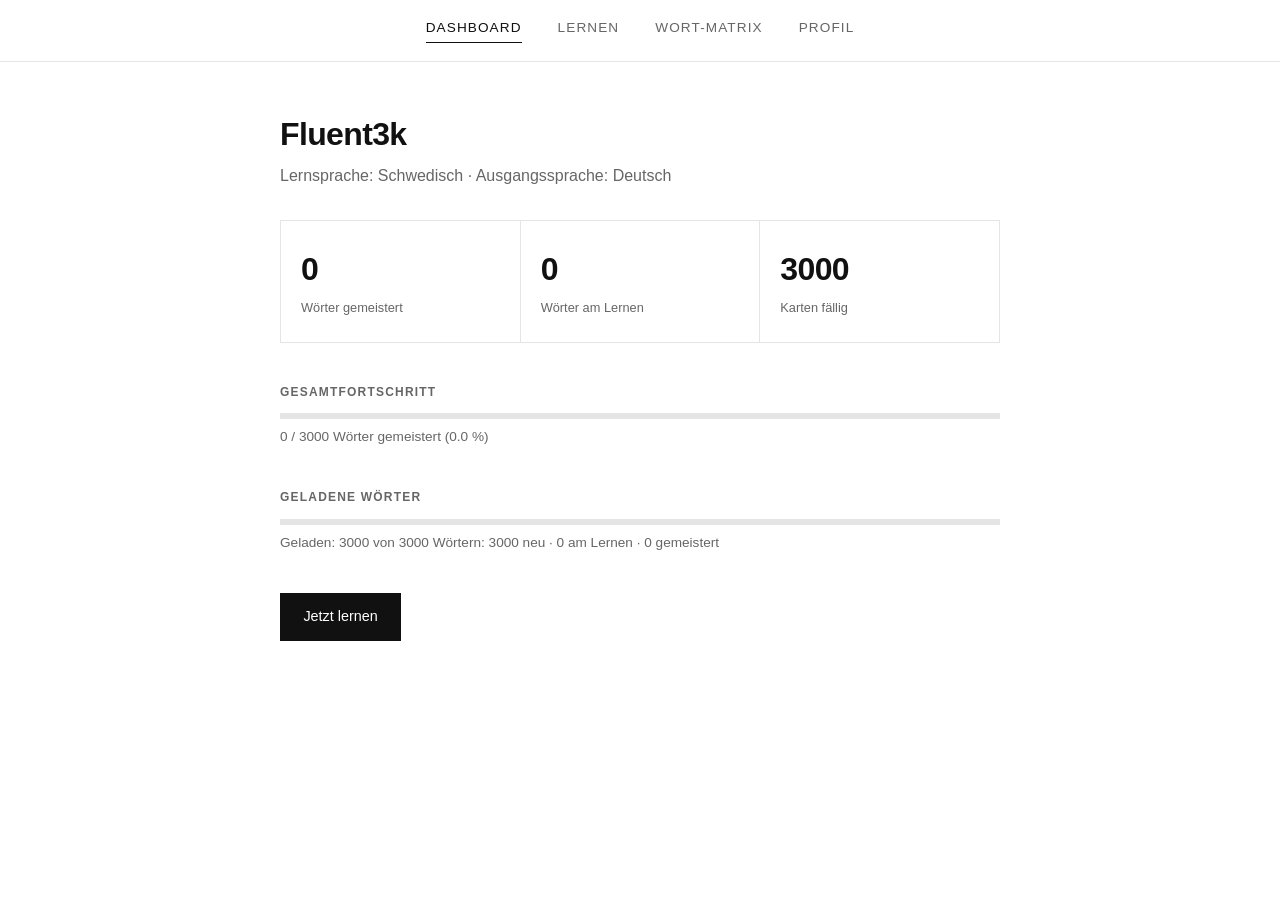
<file: index.html>
<!DOCTYPE html>
<html lang="de">
<head>
  <meta charset="UTF-8">
  <meta name="viewport" content="width=device-width, initial-scale=1">
  <title>Fluent3k</title>
  <link rel="stylesheet" href="style.css">
</head>
<body>

  <header class="site-header">
    <nav class="nav" aria-label="Hauptnavigation">
      <a href="#dashboard" data-page="dashboard">Dashboard</a>
      <a href="#learn" data-page="learn">Lernen</a>
      <a href="#library" data-page="library">Wort-Matrix</a>
      <a href="#settings" data-page="settings">Profil</a>
    </nav>
  </header>

  <main>

    <!-- Dashboard -->
    <section class="page" id="page-dashboard" hidden>
      <h1>Fluent3k</h1>
      <p class="muted" id="dash-lang"></p>

      <div class="stat-grid">
        <div class="stat">
          <span class="stat-value" id="stat-mastered">0</span>
          <span class="stat-label">Wörter gemeistert</span>
        </div>
        <div class="stat">
          <span class="stat-value" id="stat-learning">0</span>
          <span class="stat-label">Wörter am Lernen</span>
        </div>
        <div class="stat">
          <span class="stat-value" id="stat-due">0</span>
          <span class="stat-label">Karten fällig</span>
        </div>
      </div>

      <h2>Gesamtfortschritt</h2>
      <div class="bar"><div class="bar-fill" id="bar-total"></div></div>
      <p class="muted small" id="bar-total-label"></p>

      <h2>Geladene Wörter</h2>
      <div class="bar"><div class="bar-fill" id="bar-sample"></div></div>
      <p class="muted small" id="bar-sample-label"></p>

      <div class="actions">
        <button class="btn btn-primary" type="button" data-go="learn">Jetzt lernen</button>
      </div>
    </section>

    <!-- Lernen -->
    <section class="page" id="page-learn" hidden>
      <h1>Lernen</h1>
      <p class="muted" id="learn-meta"></p>

      <div class="modes" id="modes" role="group" aria-label="Übung wählen">
        <button type="button" class="mode" data-mode="cards">
          <strong>Karteikarten</strong><span>Erinnern und selbst bewerten</span>
        </button>
        <button type="button" class="mode" data-mode="type">
          <strong>Eintippen</strong><span>Übersetzung aus dem Kopf schreiben</span>
        </button>
        <button type="button" class="mode" data-mode="cloze">
          <strong>Lückentext</strong><span>Fehlendes Wort im Satz ergänzen</span>
        </button>
        <button type="button" class="mode" data-mode="choice">
          <strong>Auswahl</strong><span>Richtige Übersetzung wählen</span>
        </button>
        <button type="button" class="mode" data-mode="listen">
          <strong>Hören</strong><span>Gehörtes Wort aufschreiben</span>
        </button>
        <button type="button" class="mode" data-mode="translate">
          <strong>Satz übersetzen</strong><span>Ganzen Satz in die Lernsprache schreiben</span>
        </button>
      </div>
      <p class="muted small" id="mode-desc"></p>

      <div id="learn-area">

        <!-- Übung 1: Karteikarten -->
        <div id="ex-cards">
          <div class="card" id="card" tabindex="0" role="button" aria-label="Karte umdrehen" aria-pressed="false">
            <div class="card-inner">
              <div class="card-face card-front">
                <span class="tag">Vorderseite</span>
                <div class="card-word" id="card-word"></div>
                <p class="card-example" id="card-example"></p>
                <span class="hint">Klicken zum Umdrehen</span>
              </div>
              <div class="card-face card-back">
                <span class="tag">Rückseite</span>
                <div class="card-word" id="card-trans"></div>
                <p class="card-example" id="card-ctx"></p>
                <p class="card-pron" id="card-pron"></p>
              </div>
            </div>
          </div>

          <div class="card-tools">
            <button class="btn btn-small" type="button" id="btn-speak">Anhören</button>
            <span class="muted small">Leertaste: umdrehen · Tasten 1–5: bewerten</span>
          </div>

          <div class="rate" id="rate">
            <button class="btn" type="button" data-rate="again" disabled>Nochmal</button>
            <button class="btn" type="button" data-rate="hard" disabled>Schwer</button>
            <button class="btn" type="button" data-rate="good" disabled>Gut</button>
            <button class="btn" type="button" data-rate="easy" disabled>Einfach</button>
            <button class="btn" type="button" data-rate="known" disabled>Kann ich</button>
          </div>
        </div>

        <!-- Übung 4: Auswahl -->
        <div id="ex-choice" hidden>
          <div class="prompt-box">
            <span class="tag">Auswahl</span>
            <div class="prompt-main" id="c-word"></div>
            <p class="prompt-sub" id="c-example"></p>
            <p class="card-pron" id="c-pron"></p>
          </div>
          <div class="options" id="c-options"></div>
          <div class="feedback" id="c-feedback" hidden>
            <p class="feedback-title" id="c-result"></p>
            <p class="muted" id="c-full"></p>
            <p style="margin-top:0.75rem"><button class="btn btn-primary btn-small" type="button" id="c-next">Weiter</button></p>
          </div>
          <div class="card-tools"><button class="btn btn-small" type="button" id="c-speak">Anhören</button></div>
        </div>

        <!-- Vorstellung neuer Wörter (für Eintippen und Lückentext) -->
        <div id="ex-intro" hidden>
          <div class="prompt-box">
            <span class="tag">Neues Wort</span>
            <div class="prompt-main" id="i-word"></div>
            <p class="prompt-sub" id="i-trans"></p>
            <p class="prompt-sub" id="i-example"></p>
            <p class="card-pron" id="i-pron"></p>
          </div>
          <div class="card-tools">
            <button class="btn btn-small" type="button" id="i-speak">Anhören</button>
            <button class="btn btn-primary" type="button" id="i-ok">Verstanden – abfragen</button>
          </div>
        </div>

        <!-- Übung 2 und 3: Eintippen und Lückentext -->
        <div id="ex-write" hidden>
          <div class="prompt-box">
            <span class="tag" id="w-tag"></span>
            <div class="prompt-main" id="w-main"></div>
            <p class="prompt-sub" id="w-sub"></p>
            <p class="prompt-sub small" id="w-hint"></p>
          </div>

          <form id="w-form" autocomplete="off">
            <div class="answer-row">
              <input type="text" id="w-input" placeholder="Antwort eintippen …" aria-label="Antwort"
                     autocapitalize="off" autocorrect="off" spellcheck="false">
              <button class="btn btn-primary" type="submit" id="w-submit">Prüfen</button>
            </div>
          </form>

          <div class="feedback" id="w-feedback" hidden>
            <p class="feedback-title" id="w-result"></p>
            <p id="w-answer"></p>
            <p class="muted small" id="w-note"></p>
            <p class="muted" id="w-full"></p>
            <p id="w-override-row" style="margin-top:0.75rem" hidden><button class="btn btn-small" type="button" id="w-override">Meine Übersetzung stimmt auch</button></p>
          </div>

          <div class="card-tools">
            <button class="btn btn-small" type="button" id="w-giveup">Weiß ich nicht</button>
            <button class="btn btn-small" type="button" id="w-speak" disabled>Anhören</button>
          </div>
        </div>

      </div>
    </section>

    <!-- Wort-Matrix -->
    <section class="page" id="page-library" hidden>
      <h1>Wort-Matrix</h1>
      <p class="muted">Alle Kernwörter der gewählten Sprache.</p>

      <div class="toolbar">
        <input type="search" id="lib-search" placeholder="Suchen …" aria-label="Wörter suchen" autocomplete="off">
        <div class="filters" id="lib-filters">
          <button type="button" data-filter="all" class="active">Alle</button>
          <button type="button" data-filter="new">Neu</button>
          <button type="button" data-filter="learning">Am Lernen</button>
          <button type="button" data-filter="mastered">Gemeistert</button>
        </div>
      </div>

      <div class="table-wrap">
        <table>
          <thead>
            <tr>
              <th id="lib-th-word">Wort</th>
              <th id="lib-th-trans">Übersetzung</th>
              <th>Status</th>
              <th>Fällig</th>
            </tr>
          </thead>
          <tbody id="lib-body"></tbody>
        </table>
      </div>
      <p class="muted small" id="lib-count"></p>
    </section>

    <!-- Profil / Einstellungen -->
    <section class="page" id="page-settings" hidden>
      <h1>Profil</h1>
      <p class="muted small save-status" id="save-status" aria-live="polite"></p>

      <h2>Sprachen</h2>
      <div class="setting">
        <label for="set-native">Ausgangssprache (Muttersprache)</label>
        <select id="set-native"></select>
      </div>
      <div class="setting">
        <label for="set-lang">Lernsprache</label>
        <select id="set-lang"></select>
      </div>
      <p class="error" id="set-error" role="alert" hidden>Ausgangssprache und Lernsprache müssen sich unterscheiden.</p>

      <h2>Audio</h2>
      <div class="setting">
        <label for="set-audio">Audio aktivieren</label>
        <input type="checkbox" id="set-audio">
      </div>
      <div class="setting">
        <label for="set-autoplay">Automatisch abspielen</label>
        <input type="checkbox" id="set-autoplay">
      </div>
      <div class="setting">
        <label for="set-rate">Sprechtempo <span id="set-rate-val"></span></label>
        <input type="range" id="set-rate" min="0.5" max="1.5" step="0.1">
      </div>

      <div class="actions">
        <button class="btn btn-primary" type="button" id="btn-save" disabled>Speichern</button>
      </div>

      <h2>Zurücksetzen</h2>
      <div class="setting">
        <label>Gesamten Lernfortschritt löschen</label>
        <button class="btn btn-small" type="button" id="btn-reset">Zurücksetzen</button>
      </div>
    </section>

  </main>

  <script src="script.js"></script>
</body>
</html>
</file>
<file: style.css>
:root {
  --bg: #ffffff;
  --bg-soft: #f9f9f9;
  --text: #111111;
  --muted: #666666;
  --line: #e5e5e5;
  --font: -apple-system, BlinkMacSystemFont, "Segoe UI", Roboto, sans-serif;
}

* { box-sizing: border-box; margin: 0; padding: 0; }
[hidden] { display: none !important; }

html { -webkit-text-size-adjust: 100%; }

body {
  font-family: var(--font);
  background: var(--bg);
  color: var(--text);
  line-height: 1.5;
  min-height: 100vh;
}

/* Navigation */
.site-header {
  position: sticky;
  top: 0;
  z-index: 10;
  background: var(--bg);
  border-bottom: 1px solid var(--line);
}

.nav {
  display: flex;
  justify-content: center;
  flex-wrap: wrap;
  gap: 2.25rem;
  padding: 1.15rem 1rem;
}

.nav a {
  color: var(--muted);
  text-decoration: none;
  font-size: 0.85rem;
  letter-spacing: 0.08em;
  text-transform: uppercase;
  padding-bottom: 3px;
  border-bottom: 1px solid transparent;
  transition: color 0.15s, border-color 0.15s;
}
.nav a:hover { color: var(--text); }
.nav a.active { color: var(--text); border-bottom-color: var(--text); }

/* Layout */
main {
  max-width: 760px;
  margin: 0 auto;
  padding: 3rem 1.25rem 5rem;
}

h1 {
  font-size: 2rem;
  font-weight: 600;
  letter-spacing: -0.02em;
  margin-bottom: 0.35rem;
}

h2 {
  font-size: 0.75rem;
  font-weight: 600;
  letter-spacing: 0.1em;
  text-transform: uppercase;
  color: var(--muted);
  margin: 2.5rem 0 0.8rem;
}

.muted { color: var(--muted); }
.small { font-size: 0.85rem; }
.actions { margin-top: 2.5rem; }

/* Buttons */
.btn {
  font: inherit;
  font-size: 0.9rem;
  padding: 0.75rem 1.4rem;
  background: var(--bg);
  color: var(--text);
  border: 1px solid var(--text);
  cursor: pointer;
  transition: background 0.15s, color 0.15s;
}
.btn:hover:not(:disabled) { background: var(--text); color: var(--bg); }
.btn:disabled { opacity: 0.3; cursor: not-allowed; }
.btn:focus-visible { outline: 2px solid var(--text); outline-offset: 3px; }
.btn-primary { background: var(--text); color: var(--bg); }
.btn-primary:hover:not(:disabled) { background: var(--bg); color: var(--text); }
.btn-small { padding: 0.45rem 0.9rem; font-size: 0.8rem; }

/* Dashboard */
.stat-grid {
  display: grid;
  grid-template-columns: repeat(3, 1fr);
  gap: 1px;
  background: var(--line);
  border: 1px solid var(--line);
  margin-top: 2rem;
}
.stat {
  background: var(--bg);
  padding: 1.5rem 1.25rem;
  display: flex;
  flex-direction: column;
  gap: 0.35rem;
}
.stat-value { font-size: 2rem; font-weight: 600; letter-spacing: -0.02em; }
.stat-label { font-size: 0.8rem; color: var(--muted); }

.bar { height: 6px; background: var(--line); }
.bar-fill { height: 100%; width: 0; background: var(--text); transition: width 0.4s ease; }
.bar + p { margin-top: 0.5rem; }

/* Flashcard */
.card {
  perspective: 1200px;
  height: 320px;
  margin-top: 1.75rem;
  cursor: pointer;
  outline: none;
}
.card:focus-visible .card-inner { outline: 2px solid var(--text); outline-offset: 4px; }

.card-inner {
  position: relative;
  width: 100%;
  height: 100%;
  transition: transform 0.5s;
  transform-style: preserve-3d;
}
.card.flipped .card-inner { transform: rotateY(180deg); }
.card.no-anim .card-inner { transition: none; }

.card-face {
  position: absolute;
  inset: 0;
  display: flex;
  flex-direction: column;
  align-items: center;
  justify-content: center;
  gap: 0.75rem;
  padding: 2rem;
  text-align: center;
  background: var(--bg);
  border: 1px solid var(--text);
  backface-visibility: hidden;
  -webkit-backface-visibility: hidden;
}
.card-back { background: var(--bg-soft); transform: rotateY(180deg); }
.card:hover .card-face { border-color: var(--muted); }

.tag, .hint {
  font-size: 0.7rem;
  letter-spacing: 0.1em;
  text-transform: uppercase;
  color: var(--muted);
}
.hint { margin-top: 0.5rem; }
.card-word { font-size: 2.6rem; font-weight: 600; letter-spacing: -0.02em; }
.card-example { font-size: 1.05rem; color: var(--muted); max-width: 30rem; }
.card-pron { font-size: 0.9rem; color: var(--muted); }

.card-tools {
  display: flex;
  align-items: center;
  justify-content: space-between;
  gap: 1rem;
  margin-top: 1rem;
}

.rate {
  display: grid;
  grid-template-columns: repeat(5, 1fr);
  gap: 0.5rem;
  margin-top: 1rem;
}
.rate .btn { padding: 0.9rem 0.25rem; }

/* Bibliothek */
.toolbar {
  display: flex;
  flex-wrap: wrap;
  gap: 1rem;
  align-items: center;
  justify-content: space-between;
  margin: 2rem 0 1rem;
}

input[type="search"], select {
  font: inherit;
  font-size: 0.9rem;
  color: var(--text);
  background: var(--bg);
  border: 1px solid var(--line);
  padding: 0.6rem 0.8rem;
  border-radius: 0;
  outline: none;
  transition: border-color 0.15s;
}
input[type="search"] { flex: 1 1 200px; min-width: 0; }
input[type="search"]:focus, select:focus { border-color: var(--text); }

.filters { display: flex; flex-wrap: wrap; gap: 0.4rem; }
.filters button {
  font: inherit;
  font-size: 0.8rem;
  padding: 0.45rem 0.85rem;
  background: var(--bg);
  color: var(--muted);
  border: 1px solid var(--line);
  cursor: pointer;
  transition: color 0.15s, border-color 0.15s, background 0.15s;
}
.filters button:hover { color: var(--text); border-color: var(--text); }
.filters button.active { background: var(--text); color: var(--bg); border-color: var(--text); }

.table-wrap { overflow-x: auto; border: 1px solid var(--line); }
table { width: 100%; border-collapse: collapse; font-size: 0.95rem; }
th {
  text-align: left;
  font-size: 0.7rem;
  font-weight: 600;
  letter-spacing: 0.1em;
  text-transform: uppercase;
  color: var(--muted);
  padding: 0.8rem 1rem;
  background: var(--bg-soft);
  border-bottom: 1px solid var(--line);
  white-space: nowrap;
}
td { padding: 0.8rem 1rem; border-bottom: 1px solid var(--line); white-space: nowrap; }
tbody tr:last-child td { border-bottom: none; }
tbody tr:hover { background: var(--bg-soft); }
td.word { font-weight: 600; }
td.empty-row { text-align: center; color: var(--muted); padding: 2rem 1rem; }
#page-library .small { margin-top: 0.75rem; }

.badge {
  display: inline-block;
  font-size: 0.75rem;
  padding: 0.15rem 0.6rem;
  border: 1px solid var(--line);
  color: var(--muted);
}
.badge.learning { border-color: var(--text); color: var(--text); }
.badge.mastered { background: var(--text); border-color: var(--text); color: var(--bg); }

/* Einstellungen */
.setting {
  display: flex;
  align-items: center;
  justify-content: space-between;
  gap: 1rem;
  padding: 1rem 0;
  border-bottom: 1px solid var(--line);
}
.setting label { font-size: 0.95rem; }
.setting select { min-width: 13rem; max-width: 60%; }
.setting input[type="checkbox"] { width: 1.1rem; height: 1.1rem; accent-color: #111111; }
.setting input[type="range"] { width: 160px; accent-color: #111111; }

.error {
  margin-top: 0.75rem;
  padding: 0.65rem 0.9rem;
  font-size: 0.9rem;
  background: var(--bg-soft);
  border-left: 4px dashed var(--text);
}

/* Speicher-Hinweis */
.save-status { margin-top: 0.25rem; }

/* Übungswahl */
.modes {
  display: grid;
  grid-template-columns: repeat(3, 1fr);
  gap: 0.5rem;
  margin: 2rem 0 0.75rem;
}
.mode {
  font: inherit;
  text-align: left;
  padding: 0.9rem 1rem;
  background: var(--bg);
  color: var(--text);
  border: 1px solid var(--line);
  cursor: pointer;
  transition: border-color 0.15s, background 0.15s, color 0.15s;
}
.mode strong { display: block; font-size: 0.95rem; font-weight: 600; }
.mode span { display: block; font-size: 0.78rem; color: var(--muted); margin-top: 0.15rem; }
.mode:hover { border-color: var(--text); }
.mode:focus-visible { outline: 2px solid var(--text); outline-offset: 3px; }
.mode.active { background: var(--text); color: var(--bg); border-color: var(--text); }
.mode.active span { color: #cccccc; }

/* Eintippen, Lückentext, Vorstellung */
.prompt-box {
  display: flex;
  flex-direction: column;
  align-items: center;
  justify-content: center;
  gap: 0.75rem;
  min-height: 240px;
  margin-top: 1.5rem;
  padding: 2rem;
  border: 1px solid var(--text);
  text-align: center;
}
.prompt-main { font-size: 2.4rem; font-weight: 600; letter-spacing: -0.02em; }
.prompt-main.sentence { font-size: 1.6rem; line-height: 1.4; letter-spacing: 0; }
.prompt-sub { color: var(--muted); max-width: 30rem; }
.blank {
  display: inline-block;
  min-width: 4.5rem;
  margin: 0 0.2rem;
  border-bottom: 2px solid var(--text);
}

.answer-row { display: flex; gap: 0.5rem; margin-top: 1rem; }
.answer-row input {
  flex: 1;
  min-width: 0;
  font: inherit;
  font-size: 1.05rem;
  padding: 0.8rem 1rem;
  color: var(--text);
  background: var(--bg);
  border: 1px solid var(--text);
  border-radius: 0;
  outline: none;
}
.answer-row input:focus { box-shadow: 0 0 0 1px var(--text); }
.answer-row input[readonly] { background: var(--bg-soft); color: var(--muted); }

.feedback {
  margin-top: 1rem;
  padding: 1.25rem 1.5rem;
  background: var(--bg-soft);
  border: 1px solid var(--line);
}
.feedback.ok { border-left: 4px solid var(--text); }
.feedback.fail { border-left: 4px dashed var(--text); }
.feedback p + p { margin-top: 0.35rem; }
.feedback-title { font-weight: 600; font-size: 1.05rem; }

/* Auswahl */
.options { display: grid; grid-template-columns: 1fr 1fr; gap: 0.5rem; margin-top: 1rem; }
.options .btn { padding: 0.9rem 0.75rem; }
.options .btn.right { background: var(--text); color: var(--bg); opacity: 1; }
.options .btn.wrong { border-style: dashed; }

/* Mobil (am Ende, damit es alle Regeln oben überschreibt) */
@media (max-width: 560px) {
  main { padding-top: 2rem; }
  .nav { gap: 1.25rem; }
  .stat-grid { grid-template-columns: 1fr; }
  .card { height: 290px; }
  .card-word { font-size: 2.1rem; }
  .card-tools { flex-direction: column; align-items: flex-start; }
  .rate { grid-template-columns: repeat(2, 1fr); }
  .modes { grid-template-columns: 1fr; }
  .options { grid-template-columns: 1fr; }
  .prompt-main { font-size: 2rem; }
  .prompt-main.sentence { font-size: 1.35rem; }
  .answer-row { flex-direction: column; }
  .setting { flex-wrap: wrap; }
  .setting select { max-width: 100%; width: 100%; }
}
</file>
